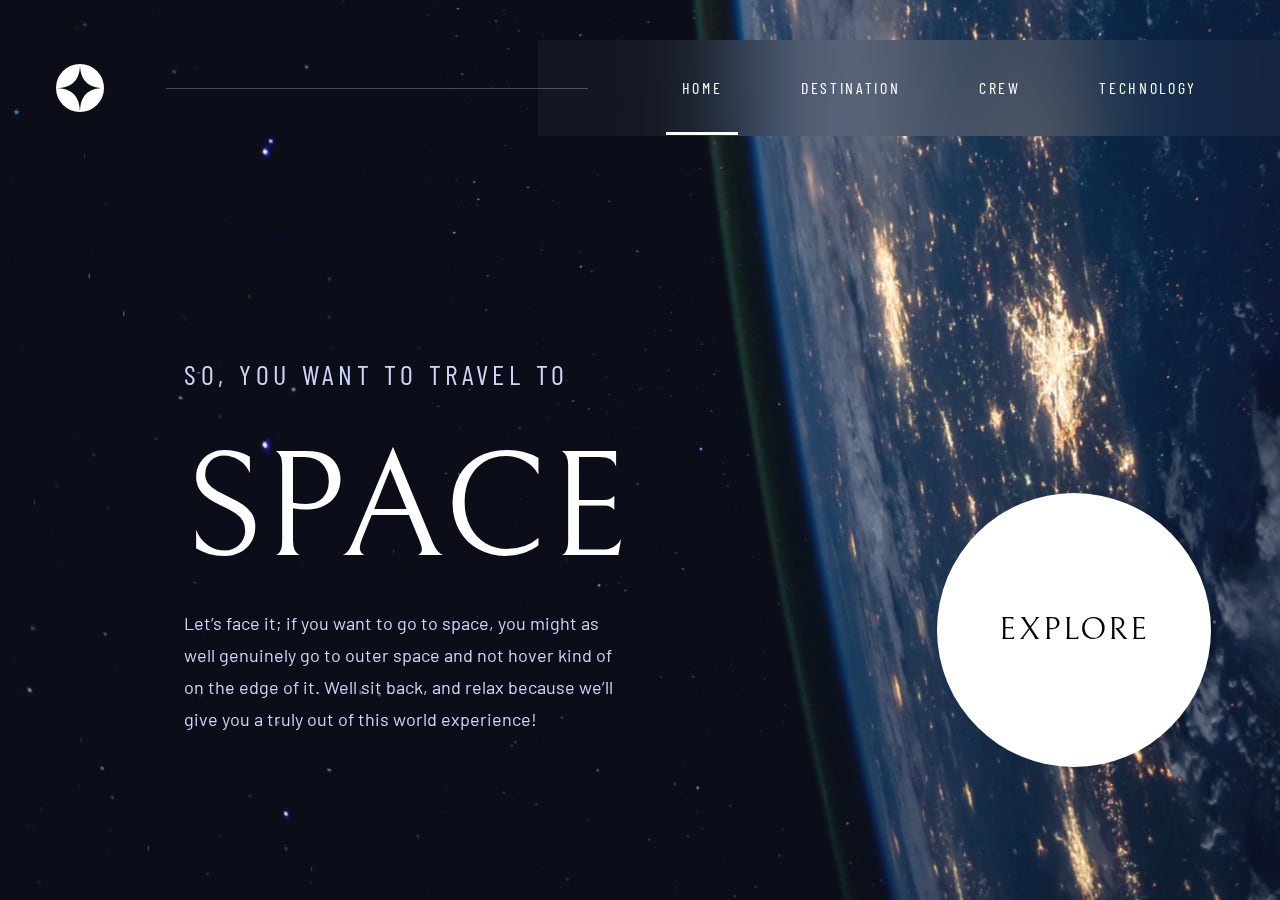
<file: index.html>
<!DOCTYPE html>
<html lang="en">

<head>
  <meta charset="UTF-8">
  <meta name="viewport" content="width=device-width, initial-scale=1.0">
  <meta name="robots" content="noindex">
  <link rel="icon" type="image/png" sizes="32x32" href="./assets/favicon-32x32.png">
  <title>Space website</title>
  <link rel="stylesheet" href="./css/style.css">
</head>

<body>
  <header class="header">
    <div class="burger-btn">
      <img src="./assets/shared/icon-hamburger.svg" alt="hamburger icon" class="open-btn">
      <img src="./assets/shared/icon-close.svg" alt="x icon" class="close-btn hide">
    </div>
    <nav class="nav">
      <ul class="nav__list">
        <li class="nav__item"><a href="index.html" class="nav__link nav__link--select">home</a></li>
        <li class="nav__item "><a href="destination.html" class="nav__link">destination</a></li>
        <li class="nav__item"><a href="crew.html" class="nav__link">crew</a></li>
        <li class="nav__item "><a href="technology.html" class="nav__link">technology</a></li>
      </ul>
    </nav>
    <a href="index.html" class="header__logo"><img src="./assets/shared/logo.svg" alt="company logo"
        class="header__logo"></a>
    <div class="header__box">
      <div class="header__heading">
        <p class="header__heading-small">So, you want to travel to</p>
        <h1 class=" header__heading-main">space</h1>
        <p class="header__text">Let’s face it; if you want to go to space, you might as well genuinely go to outer space
          and not hover kind of on the edge of it. Well sit back, and relax
          because we’ll give you a truly out of this world experience!</p>
      </div>
      <button class="header__explore" onclick="location.href='destination.html'" type="button">explore</button>
    </div>
  </header>
  <script type="module" src="./js/jscript.js"></script>
</body>

</html>
</file>
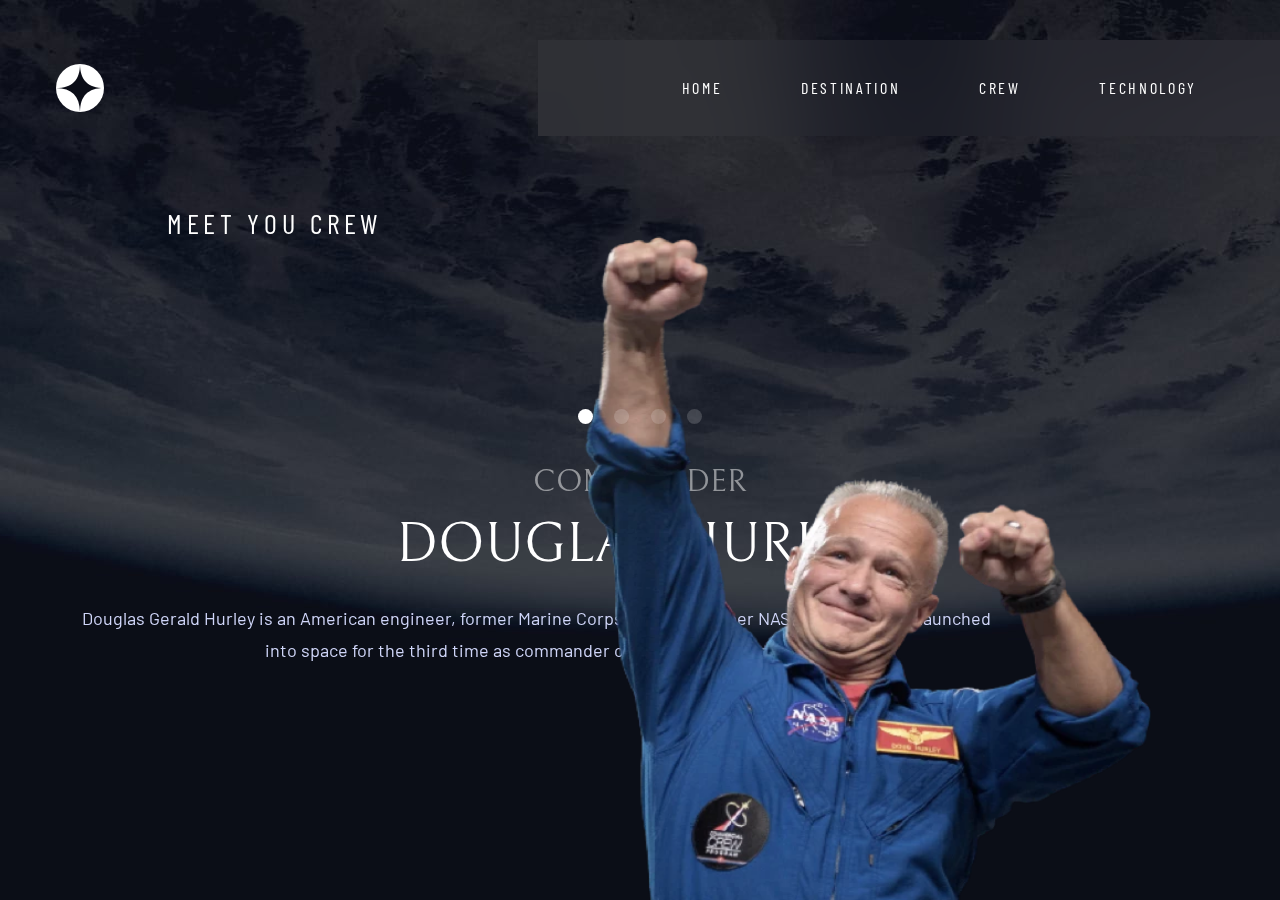
<file: crew-commander.html>
<!DOCTYPE html>
<html lang="en">

<head>
  <meta charset="UTF-8">
  <meta name="viewport" content="width=device-width, initial-scale=1.0">

  <link rel="icon" type="image/png" sizes="32x32" href="./assets/favicon-32x32.png">
  <title>Frontend Mentor | Space tourism website</title>
  <link rel="stylesheet" href="./css/style.css">
</head>

<body>
  <header class="header header__crew">
    <burger class="burger-btn">
      <img src="./assets/shared/icon-hamburger.svg" alt="" class="open-btn">
      <img src="./assets/shared/icon-close.svg" alt="" class="close-btn hide">
    </burger>
    <nav class="nav">
      <ul class="nav__list">
        <li class="nav__item"><a href="index.html" class="nav__link">home</a></li>
        <li class="nav__item"><a href="destination-moon.html" class="nav__link">destination</a></li>
        <li class="nav__item"><a href="crew-commander.html" class="nav__link">crew</a></li>
        <li class="nav__item"><a href="technology-vehicle.html" class="nav__link">technology</a></li>
      </ul>
    </nav>
    <img src="./assets/shared/logo.svg" alt="company logo" class="header__logo">
    <div class="header__crew-box">
      <p class="header__crew-title">meet you crew</p>
      <div class="header__crew-hero">
        <img src="./assets/crew/image-douglas-hurley.webp" alt="Commander photo" class="header__crew-img">
      </div>
      <div class="header__crew-btnbox">
        <button class="header__crew-btn header__crew-btn--active commander"></button>
        <button class="header__crew-btn  specialist"></button>
        <button class="header__crew-btn  pilot"></button>
        <button class="header__crew-btn  enginer"></button>
      </div>
      <div class="header__crew-info">
        <div class="header__crew-head">
          <p class="header__crew-job">Commander</p>
          <h5 class="header__crew-name">Douglas Hurley</h5>
        </div>
        <p class="header__crew-text">Douglas Gerald Hurley is an American engineer, former Marine Corps pilot and former
          NASA astronaut. He launched into space for the third time as commander of Crew Dragon Demo-2.</p>
      </div>

    </div>
  </header>
  <script src="./js/jscript.js"></script>
</body>

</html>
</file>
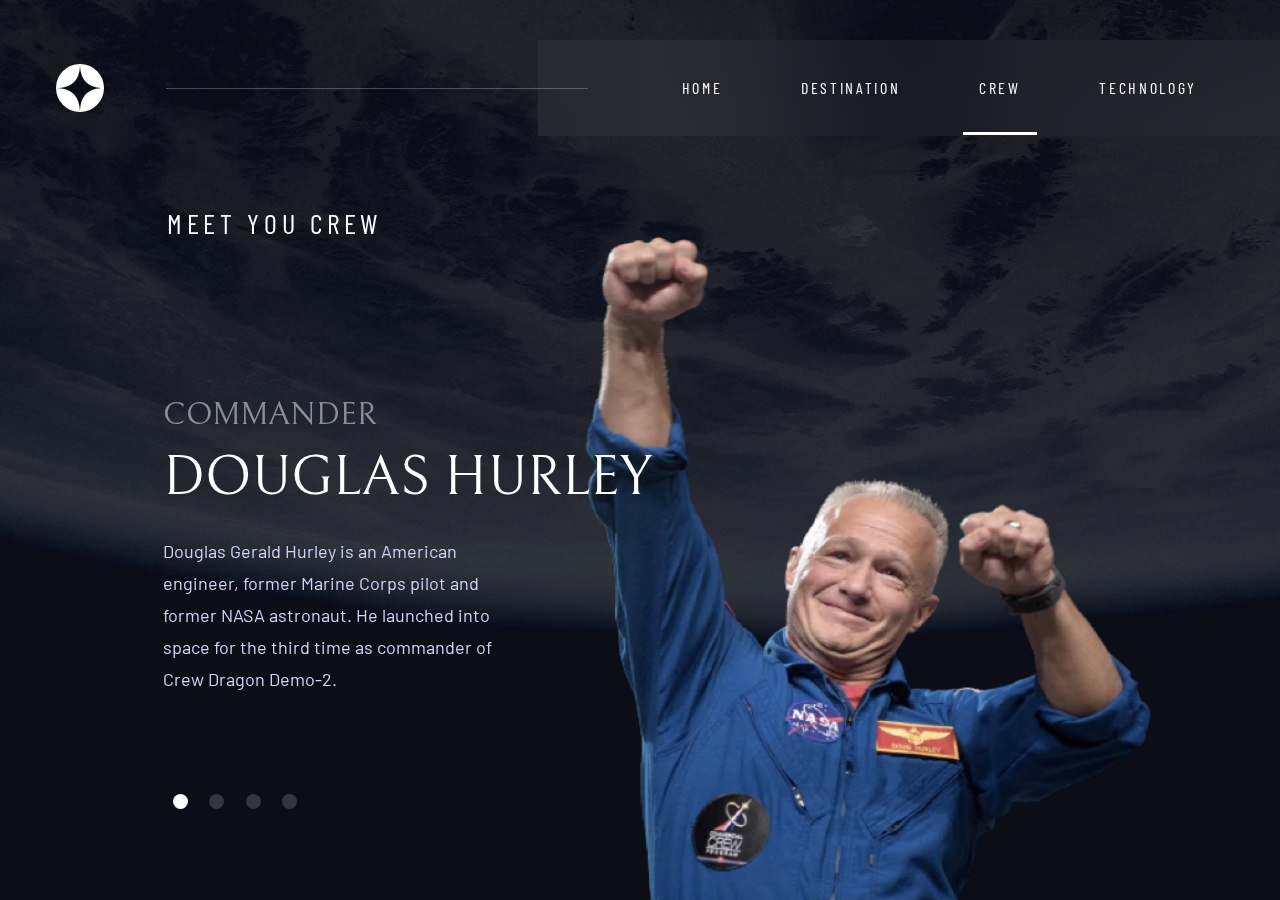
<file: crew.html>
<!DOCTYPE html>
<html lang="en">

<head>
  <meta charset="UTF-8">
  <meta name="viewport" content="width=device-width, initial-scale=1.0">
  <meta name="robots" content="noindex">
  <link rel="icon" type="image/png" sizes="32x32" href="./assets/favicon-32x32.png">
  <title>MaxProjects | Space tourism website</title>
  <link rel="stylesheet" href="./css/style.css">
</head>

<body>
  <header class="header header__crew">
    <div class="header__crew-shadow"></div>
    <div class="burger-btn">
      <img src="./assets/shared/icon-hamburger.svg" alt="" class="open-btn">
      <img src="./assets/shared/icon-close.svg" alt="" class="close-btn hide">
    </div>
    <nav class="nav">
      <ul class="nav__list">
        <li class="nav__item"><a href="index.html" class="nav__link">home</a></li>
        <li class="nav__item"><a href="destination.html" class="nav__link">destination</a></li>
        <li class="nav__item"><a href="crew.html" class="nav__link nav__link--select">crew</a></li>
        <li class="nav__item "><a href="technology.html" class="nav__link">technology</a></li>
      </ul>
    </nav>
    <a href="index.html" class="header__logo"><img src="./assets/shared/logo.svg" alt="company logo"
        class="header__logo"></a>
    <div class="header__crew-box">
      <h5 class="header__crew-title">meet you crew</h5>
      <div class="header__crew-tablet">
        <div class="header__crew-hero">
          <img src="./assets/crew/image-douglas-hurley.webp" alt="Commander photo" class="header__crew-img">
        </div>
        <div class="header__crew-desktop">
          <div class="header__crew-btnbox">
            <button class="header__crew-btn header__crew-btn--active"></button>
            <button class="header__crew-btn"></button>
            <button class="header__crew-btn"></button>
            <button class="header__crew-btn"></button>
          </div>
          <div class="header__crew-info">
            <div class="header__crew-head">
              <h4 class="header__crew-job">Commander</h4>
              <h3 class="header__crew-name">Douglas Hurley</h3>
            </div>
            <p class="header__crew-text">Douglas Gerald Hurley is an American engineer, former Marine Corps pilot and
              former
              NASA astronaut. He launched into space for the third time as commander of Crew Dragon Demo-2.</p>
          </div>
        </div>
      </div>
    </div>
  </header>
  <script type="module" src="./js/jscript.js"></script>
</body>

</html>
</file>
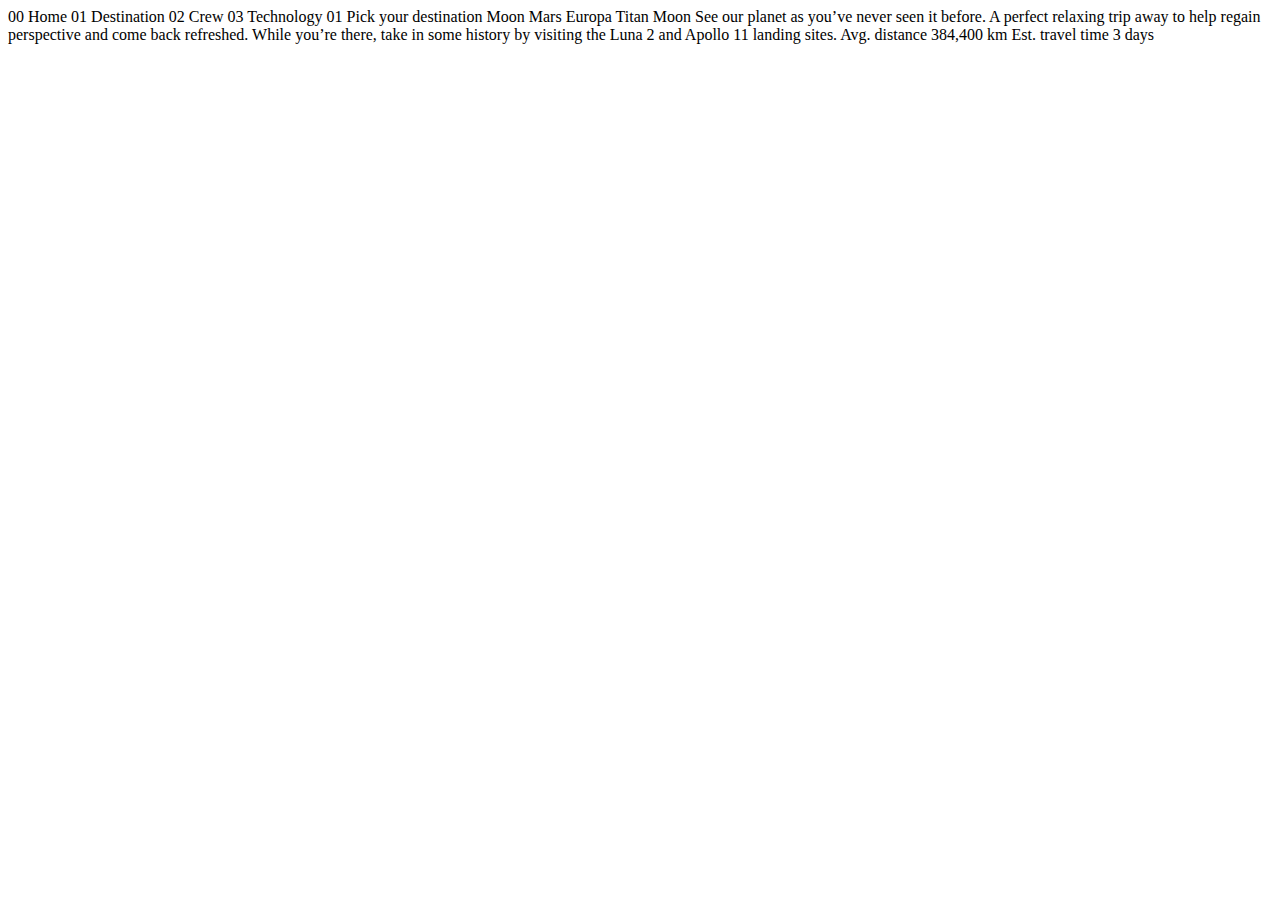
<file: destination-moon.html>
<!DOCTYPE html>
<html lang="en">
<head>
  <meta charset="UTF-8">
  <meta name="viewport" content="width=device-width, initial-scale=1.0">

  <link rel="icon" type="image/png" sizes="32x32" href="./assets/favicon-32x32.png">
  
  <title>Frontend Mentor | Space tourism website</title>
</head>
<body>

  00 Home
  01 Destination
  02 Crew
  03 Technology

  01 Pick your destination

  Moon
  Mars
  Europa
  Titan

  Moon

  See our planet as you’ve never seen it before. A perfect relaxing trip away to help 
  regain perspective and come back refreshed. While you’re there, take in some history 
  by visiting the Luna 2 and Apollo 11 landing sites.

  Avg. distance
  384,400 km

  Est. travel time
  3 days
</body>
</html>
</file>
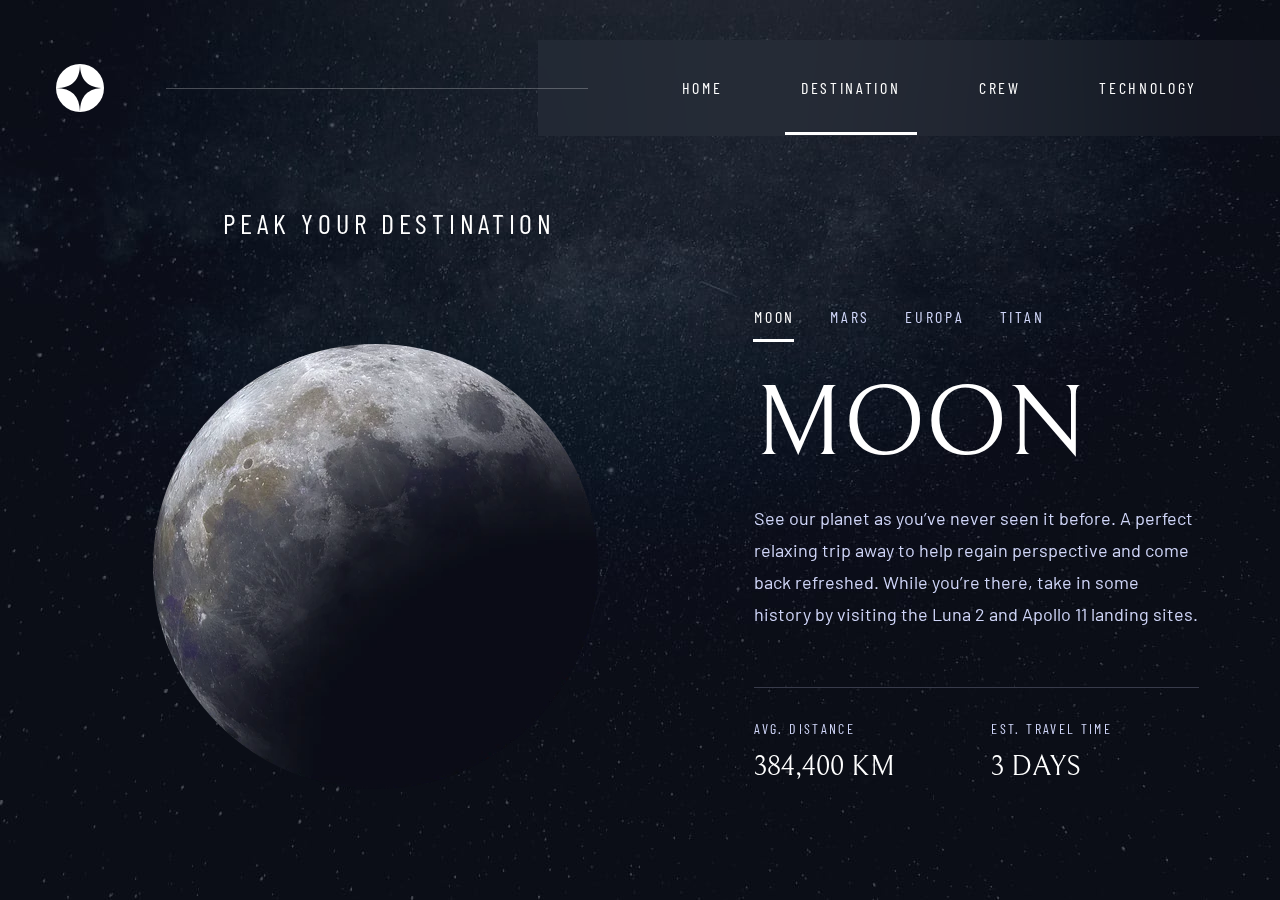
<file: destination.html>
<!DOCTYPE html>
<html lang="en">

<head>
  <meta charset="UTF-8">
  <meta name="viewport" content="width=device-width, initial-scale=1.0">
  <meta name="robots" content="noindex">
  <link rel="icon" type="image/png" sizes="32x32" href="./assets/favicon-32x32.png">
  <title>MaxProjects | Space tourism website</title>
  <link rel="stylesheet" href="./css/style.css">
</head>

<body>
  <header class="header header__dest">
    <div class="burger-btn">
      <img src="./assets/shared/icon-hamburger.svg" alt="" class="open-btn">
      <img src="./assets/shared/icon-close.svg" alt="" class="close-btn hide">
    </div>
    <nav class="nav">
      <ul class="nav__list">
        <li class="nav__item"><a href="index.html" class="nav__link">home</a></li>
        <li class="nav__item"><a href="destination.html" class="nav__link nav__link--select">destination</a></li>
        <li class="nav__item"><a href="crew.html" class="nav__link ">crew</a></li>
        <li class="nav__item "><a href="technology.html" class="nav__link">technology</a></li>
      </ul>
    </nav>
    <a href="index.html" class="header__logo"><img src="./assets/shared/logo.svg" alt="company logo"
        class="header__logo"></a>
    <div class="header__dest-box">
      <h5 class="header__crew-title header__dest-title">peak your destination</h5>
      <div class="header__dest-desktop">
        <img src="./assets/destination/image-moon.webp" alt="Commander photo" class="header__dest-img">
        <div class="header__dest-container">
          <div class="header__dest-btnbox">
            <button class="header__dest-btn header__dest-btn--active ">moon</button>
            <button class="header__dest-btn">mars</button>
            <button class="header__dest-btn">europa</button>
            <button class="header__dest-btn">titan</button>
          </div>
          <div class="header__dest-info">
            <h2 class="header__dest-name">moon</h2>
            <p class="header__dest-text">See our planet as you’ve never seen it before. A perfect relaxing trip away to
              help regain perspective and come back refreshed. While you’re there, take in some history by visiting the
              Luna 2 and Apollo 11 landing sites.</p>
            <div class="header__dest-underline"></div>

            <div class="header__dest-info-box">
              <div class="header__dest-distance">
                <p class="header__dest-info-box--text">avg. distance</p>
                <h5 class="header__dest-info-box--number distance">384,400 km</h5>
              </div>
              <div class="header__dest-time">
                <p class="header__dest-info-box--text">est. travel time</p>
                <h5 class="header__dest-info-box--number header__dest-travel">3 days</h5>
              </div>
            </div>
          </div>
        </div>
      </div>


    </div>
  </header>
  <script type="module" src="./js/jscript.js"></script>
</body>

</html>
</file>
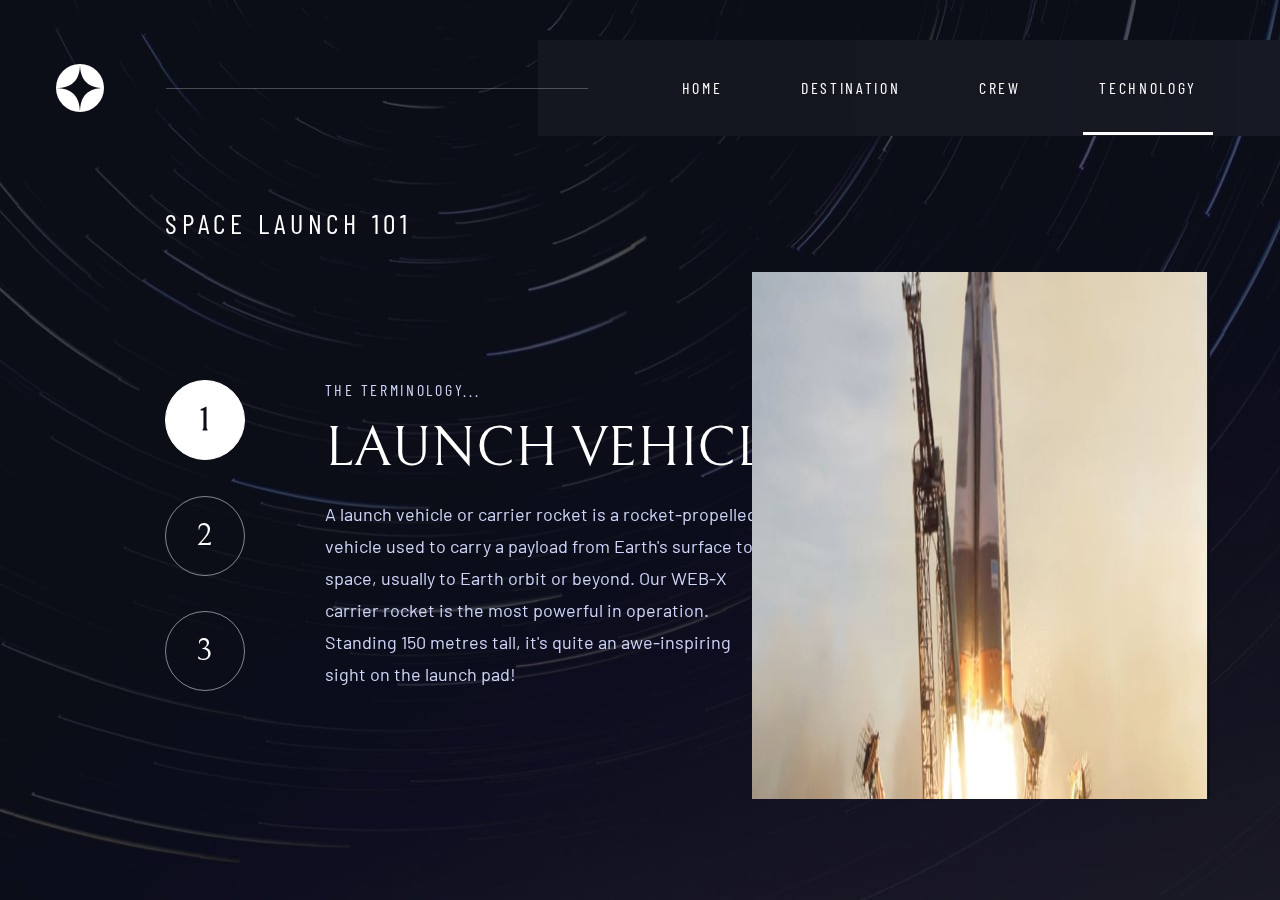
<file: technology.html>
<!DOCTYPE html>
<html lang="en">

<head>
  <meta charset="UTF-8">
  <meta name="viewport" content="width=device-width, initial-scale=1.0">
  <meta name="robots" content="noindex">
  <link rel="icon" type="image/png" sizes="32x32" href="./assets/favicon-32x32.png">
  <title>MaxProjects | Space tourism website</title>
  <link rel="stylesheet" href="./css/style.css">
</head>

<body>
  <header class="header header__crew header__tech">
    <div class="burger-btn">
      <img src="./assets/shared/icon-hamburger.svg" alt="" class="open-btn">
      <img src="./assets/shared/icon-close.svg" alt="" class="close-btn hide">
    </div>
    <nav class="nav">
      <ul class="nav__list">
        <li class="nav__item"><a href="index.html" class="nav__link">home</a></li>
        <li class="nav__item"><a href="destination.html" class="nav__link">destination</a></li>
        <li class="nav__item"><a href="crew.html" class="nav__link ">crew</a></li>
        <li class="nav__item"><a href="technology.html" class="nav__link nav__link--select">technology</a></li>
      </ul>
    </nav>
    <a href="index.html" class="header__logo"><img src="./assets/shared/logo.svg" alt="company logo"
        class="header__logo"></a>
    <div class="header__tech-box">
      <h5 class="header__crew-title header__tech-title">Space launch 101</h5>
      <img src="./assets/technology/image-launch-vehicle-landscape.jpg" alt="Commander photo" class="header__tech-img">
      <div class="header__tech-desktop">
        <div class="header__tech-btnbox">
          <button class="header__tech-btn header__tech-btn--active ">1</button>
          <button class="header__tech-btn">2</button>
          <button class="header__tech-btn">3</button>
        </div>
        <div class="header__tech-info">
          <div class="header__tech-head">
            <p class="header__tech-term">The terminology...</p>
            <h3 class="header__tech-name">Launch vehicle</h3>
          </div>
          <p class="header__tech-text">A launch vehicle or carrier rocket is a rocket-propelled vehicle used to carry a
            payload from Earth's surface to space, usually to Earth orbit or beyond. Our WEB-X carrier rocket is the
            most powerful in operation. Standing 150 metres tall, it's quite an awe-inspiring sight on the launch pad!
          </p>
        </div>
      </div>

    </div>
  </header>
  <script type="module" src="./js/jscript.js"></script>
</body>

</html>
</file>
<file: css/style.css>
@import url("https://fonts.googleapis.com/css2?family=Barlow&family=Barlow+Condensed&family=Bellefair&display=swap");
*,
*::after,
*::before {
  box-sizing: border-box;
  margin: 0;
  padding: 0;
}

html,
body {
  height: 100%;
}

html {
  font-size: 62.5%;
  scroll-behavior: smooth;
}

a {
  text-decoration: none;
}

img {
  height: auto;
}

input,
button,
textarea,
select {
  font-family: inherit;
}

button {
  border: none;
  cursor: pointer;
}

textarea {
  resize: vertical;
}

table {
  border-collapse: collapse;
  border-spacing: 0;
}

body {
  font-family: "Barlow Condensed", sans-serif;
  font-size: 1.6rem;
}

.burger-btn {
  position: fixed;
  top: 0;
  right: 0;
  padding: 1.6em;
  z-index: 10;
  transition: transform 0.3s;
  cursor: pointer;
}
.burger-btn:hover {
  transform: scale(1.15);
}

.hide {
  display: none;
}

.header {
  position: relative;
  display: flex;
  flex-direction: column;
  align-items: center;
  min-height: 100vh;
  background-image: url(../assets/home/background-home-mobile.jpg);
  background-position: center;
  background-repeat: no-repeat;
  background-size: cover;
  filter: brightness(0.85);
  overflow-x: hidden;
}
.header .nav {
  position: fixed;
  top: 0;
  right: 0;
  height: 100vh;
  width: 69%;
  transform: translateX(100%);
  -webkit-backdrop-filter: blur(50px) drop-shadow(30px 10px 4px rgb(64, 64, 68));
          backdrop-filter: blur(50px) drop-shadow(30px 10px 4px rgb(64, 64, 68));
  transition: transform 0.5s;
  z-index: 5;
}
.header .nav--active {
  transform: translateX(0);
}
.header .nav__list {
  list-style: none;
  text-transform: uppercase;
  margin-top: 5em;
}
.header .nav__item {
  padding: 1em 3em;
}
.header .nav__link {
  position: relative;
  font-size: 2rem;
  text-decoration: none;
  letter-spacing: 2.7px;
  color: rgb(255, 255, 255);
  transition: width 1s;
}
.header .nav__link--select {
  position: relative;
}
.header .nav__link--select::before {
  content: "";
  position: absolute;
  bottom: -0.3em;
  right: 0;
  height: 2px;
  width: 100%;
  background-color: rgb(255, 255, 255);
}
.header__logo {
  position: fixed;
  top: 1.3em;
  left: 1.3em;
  width: 40px;
  height: 40px;
  z-index: 20;
}
.header__box {
  position: relative;
  padding: 7em 1.5em 1em;
  text-align: center;
  color: rgb(255, 255, 255);
  z-index: 2;
}
.header__heading-small {
  text-transform: uppercase;
  letter-spacing: 2.7px;
  color: rgb(208, 214, 249);
}
.header__heading-main {
  padding: 0.2em 0;
  font-family: "Bellefair", serif;
  font-size: 8rem;
  color: rgb(255, 255, 255);
  text-transform: uppercase;
  line-height: 100px;
  font-weight: normal;
}
.header__text {
  font-family: "Barlow", sans-serif;
  font-weight: normal;
  font-size: 1.5rem;
  line-height: 25px;
  color: rgb(208, 214, 249);
}
.header__explore {
  position: relative;
  margin-top: 4em;
  width: 150px;
  height: 150px;
  border: solid 1px transparent;
  border-radius: 50%;
  text-align: center;
  font-family: "Bellefair", serif;
  font-weight: normal;
  font-size: 2rem;
  text-transform: uppercase;
  letter-spacing: 1.25px;
  background-color: rgb(255, 255, 255);
  z-index: 2;
}
.header__crew {
  position: relative;
  background-image: url(../assets/crew/background-crew-mobile.jpg);
  filter: brightness(1);
}
.header__crew-shadow {
  position: absolute;
  top: 0;
  left: 0;
  width: 100%;
  height: 100%;
  background-color: rgba(11, 13, 23, 0.7);
  z-index: 0;
}
.header__crew-box {
  position: relative;
  display: flex;
  flex-direction: column;
  align-items: center;
  padding: 2em 1.5em;
  text-align: center;
  color: rgb(255, 255, 255);
  z-index: 2;
}
.header__crew-title {
  margin-top: 3em;
  margin-bottom: 2em;
  text-transform: uppercase;
  letter-spacing: 2.7px;
  font-size: 1.6rem;
  font-weight: normal;
}
.header__crew-hero {
  min-height: 222px;
  width: 100%;
  border-bottom: 1px solid #383b4b;
  margin-bottom: 2em;
}
.header__crew-img {
  width: 100%;
  min-height: 222px;
  max-width: 178px;
  max-height: 222px;
  margin-bottom: -0.2em;
}
.header__crew-btnbox {
  margin-bottom: 1em;
}
.header__crew-btn {
  height: 10px;
  width: 10px;
  border-radius: 50%;
  margin: 0 0.5em;
  background-color: rgba(255, 255, 255, 0.17);
}
.header__crew-btn--active {
  background-color: rgb(255, 255, 255);
}
.header__crew-head {
  text-transform: uppercase;
  font-family: "Bellefair", serif;
}
.header__crew-job {
  margin-top: 1em;
  color: rgba(255, 255, 255, 0.495);
  font-size: 1.6rem;
  font-weight: normal;
}
.header__crew-name {
  padding: 0.5em 0 1em;
  font-size: 2.4rem;
  font-weight: normal;
}
.header__crew-text {
  font-family: "Barlow", sans-serif;
  font-size: 1.5rem;
  line-height: 25px;
  color: rgb(208, 214, 249);
  font-weight: normal;
}
.header__tech {
  background-image: url("../assets/technology/background-technology-mobile.jpg");
}
.header__tech-box {
  position: relative;
  display: flex;
  flex-direction: column;
  align-items: center;
  padding: 2em 0em;
  text-align: center;
  color: rgb(255, 255, 255);
}
.header__tech-img {
  height: auto;
  min-height: 170px;
  width: 100%;
  margin-bottom: 2em;
}
.header__tech-title {
  color: rgb(255, 255, 255);
}
.header__tech-btnbox {
  margin-bottom: 2em;
}
.header__tech-btn {
  width: 40px;
  height: 40px;
  border: 1px solid rgba(255, 255, 255, 0.5);
  border-radius: 50%;
  background: none;
  color: rgb(255, 255, 255);
  font-family: "Bellefair", serif;
  font-size: 1.6rem;
}
.header__tech-btn--active {
  color: rgb(11, 13, 23);
  background: rgb(255, 255, 255);
  font-weight: bold;
  border: 1px solid rgb(255, 255, 255);
}
.header__tech-btn:nth-child(2) {
  margin: 0 1.2em;
}
.header__tech-info {
  padding: 0 1.5em;
}
.header__tech-head {
  text-transform: uppercase;
}
.header__tech-term {
  font-family: "Barlow Condensed", sans-serif;
  color: rgb(208, 214, 249);
  letter-spacing: 2.36px;
}
.header__tech-name {
  padding: 0.5em 0 1em;
  font-size: 2.4rem;
  font-weight: normal;
  font-family: "Bellefair", serif;
}
.header__tech-text {
  font-family: "Barlow", sans-serif;
  font-size: 1.5rem;
  line-height: 25px;
  color: rgb(208, 214, 249);
  font-weight: normal;
}
.header__dest {
  position: relative;
  background-image: url(../assets/destination/background-destination-mobile.jpg);
  filter: brightness(1);
}
.header__dest-box {
  position: relative;
  display: flex;
  flex-direction: column;
  align-items: center;
  padding: 2em 1.5em;
  text-align: center;
  color: rgb(255, 255, 255);
}
.header__dest-img {
  width: 100%;
  max-width: 170px;
  max-height: 170px;
  margin-bottom: 2em;
  animation: planetRotate 200s linear 1s infinite;
}
.header__dest-btnbox {
  display: flex;
  justify-content: center;
  align-items: center;
  margin-bottom: 1.5em;
  display: flex;
  gap: 1.5em;
}
.header__dest-btn {
  position: relative;
  border: none;
  background: none;
  color: rgb(208, 214, 249);
  text-align: center;
  font-family: "Barlow Condensed", sans-serif;
  font-size: 1.4rem;
  text-transform: uppercase;
  letter-spacing: 2.36px;
  z-index: 1;
}
.header__dest-btn--active {
  position: relative;
  color: rgb(255, 255, 255);
}
.header__dest-btn--active::before {
  content: "";
  position: absolute;
  bottom: -1em;
  left: -1px;
  height: 3px;
  width: 100%;
  background-color: rgb(255, 255, 255);
}
.header__dest-name {
  padding: 0.2em 0;
  font-family: "Bellefair", serif;
  font-size: 5.6rem;
  text-transform: uppercase;
  font-weight: normal;
  color: rgb(255, 255, 255);
}
.header__dest-text {
  font-family: "Barlow", sans-serif;
  font-size: 1.5rem;
  line-height: 25px;
  color: rgb(208, 214, 249);
  font-weight: normal;
}
.header__dest-underline {
  margin: 2.5em 0;
  width: 100%;
  height: 1px;
  background-color: rgb(56, 59, 75);
}
.header__dest-info-box {
  text-transform: uppercase;
  display: flex;
  flex-direction: column;
  gap: 2.5em;
}
.header__dest-info-box--text {
  font-family: "Barlow Condensed", sans-serif;
  letter-spacing: 2.36px;
  font-size: 1.4rem;
  color: rgb(208, 214, 249);
}
.header__dest-info-box--number {
  padding: 0.5em 0 0;
  font-family: "Bellefair", serif;
  font-size: 2.8rem;
  font-weight: normal;
  color: rgb(255, 255, 255);
}
.header__dest-travel {
  padding-bottom: 1.5em;
}

@media (min-width: 768px) {
  .burger-btn {
    display: none;
  }
  .header {
    background-image: url(../assets/home/background-home-tablet.jpg);
  }
  .header .nav {
    display: flex;
    align-items: center;
    height: 6em;
    width: 55%;
    transform: translateX(0);
    overflow: hidden;
    background-color: rgba(255, 255, 255, 0.04);
  }
  .header .nav__list {
    width: 100%;
    display: flex;
    flex-direction: row;
    justify-content: space-evenly;
    margin-top: 0;
    margin-bottom: 0.6em;
  }
  .header .nav__item {
    padding: 0.5em 0;
  }
  .header .nav__link {
    padding: 1em 0;
    font-size: 1.4rem;
    letter-spacing: 2.36px;
  }
  .header .nav__link--select::before {
    bottom: -30px;
    height: 3px;
  }
  .header__logo {
    left: 2.5em;
    width: 48px;
    height: 48px;
  }
  .header__box {
    padding: 12em 10.5em 1em;
  }
  .header__heading-small {
    font-size: 2rem;
    letter-spacing: 3.4px;
  }
  .header__heading-main {
    font-size: 15rem;
    line-height: 150px;
  }
  .header__text {
    font-size: 1.6rem;
    line-height: 28px;
  }
  .header__explore {
    margin-bottom: 2em;
    width: 242px;
    height: 242px;
    font-size: 3.2rem;
    letter-spacing: 2px;
  }
  .header__crew {
    max-height: 1024px;
    background-image: url(../assets/crew/background-crew-tablet.jpg);
    overflow-y: hidden;
  }
  .header__crew-shadow {
    background-color: rgba(11, 13, 23, 0.25);
  }
  .header__crew-box {
    padding: 2em 5em 0;
    text-align: center;
    color: rgb(255, 255, 255);
    z-index: 2;
  }
  .header__crew-title {
    margin-top: 5em;
    width: 100%;
    text-align: left;
    letter-spacing: 3.4px;
    font-size: 2rem;
  }
  .header__crew-tablet {
    display: flex;
    flex-direction: column-reverse;
  }
  .header__crew-hero {
    position: relative;
    height: auto;
    min-height: 572px;
    border-bottom: none;
    margin-bottom: 0;
    overflow-y: hidden;
  }
  .header__crew-img {
    position: fixed;
    bottom: -3em;
    left: 50%;
    transform: translateX(-50%);
    min-height: 572px;
    max-width: 457px;
    max-height: 572px;
  }
  .header__crew-btnbox {
    margin-bottom: 2em;
    margin-top: 1em;
  }
  .header__crew-head {
    margin-top: 1.3em;
  }
  .header__crew-job {
    font-size: 2.4rem;
  }
  .header__crew-name {
    padding: 0.3em 0;
    font-size: 4rem;
  }
  .header__crew-text {
    padding: 0 4.3em 1em;
    font-size: 1.6rem;
    line-height: 28px;
  }
  .header__tech {
    background-image: url(../assets/technology/background-technology-tablet.jpg);
  }
  .header__tech-title {
    margin-left: 8em;
  }
  .header__tech-img {
    height: auto;
    min-height: 310px;
    width: 100%;
    margin-top: 1.5em;
    margin-bottom: 3.5em;
  }
  .header__tech-btnbox {
    margin-bottom: 2.5em;
  }
  .header__tech-btn {
    width: 58px;
    height: 58px;
    font-size: 2.4rem;
  }
  .header__tech-info {
    padding: 0 10.3em;
  }
  .header__tech-term {
    letter-spacing: 2.7px;
  }
  .header__tech-name {
    padding: 0.5em 0;
    font-size: 4rem;
  }
  .header__tech-text {
    font-size: 1.6rem;
    line-height: 28px;
  }
  .header__dest {
    background-image: url(../assets/destination/background-destination-tablet.jpg);
  }
  .header__dest-box {
    padding: 2em 5em;
  }
  .header__dest-img {
    width: 100%;
    max-width: 300px;
    max-height: 300px;
    margin-bottom: 3em;
    margin-top: 1.5em;
    animation-duration: 280s;
  }
  .header__dest-btnbox {
    margin-bottom: 1.5em;
    gap: 2em;
  }
  .header__dest-btn {
    font-size: 1.6rem;
    letter-spacing: 2.7px;
  }
  .header__dest-name {
    padding: 0.2em 0;
    font-size: 8rem;
  }
  .header__dest-text {
    padding: 0 1em;
    font-size: 1.6rem;
    line-height: 28px;
  }
  .header__dest-underline {
    margin: 3.2em 0 1.5em;
  }
  .header__dest-info-box {
    flex-direction: row;
    justify-content: space-evenly;
    gap: 0;
  }
  .header__dest-travel {
    padding-bottom: 1em;
  }
}
@media (min-width: 1200px) {
  .header {
    background-image: url(../assets/home/background-home-desktop.jpg);
    filter: brightness(1);
  }
  .header .nav {
    top: 40px;
    width: 58%;
  }
  .header .nav__list {
    justify-content: start;
    margin-left: 8em;
    margin-bottom: 0;
  }
  .header .nav__item {
    display: flex;
    justify-content: center;
    align-items: center;
  }
  .header .nav__link {
    margin-right: 2.9em;
    padding-right: 1em;
    padding-left: 1em;
    font-size: 1.6rem;
    letter-spacing: 2.7px;
    line-height: 16px;
  }
  .header .nav__link::after {
    content: "";
    position: absolute;
    bottom: -23px;
    left: -1px;
    height: 3px;
    width: 0;
    background-color: rgba(255, 255, 255, 0.5);
    transition: width 0.3s;
  }
  .header .nav__link:hover::after {
    width: 100%;
  }
  .header .nav__link--select {
    position: relative;
  }
  .header .nav__link--select::before {
    content: "";
    position: absolute;
    bottom: -23px;
    left: 0;
    height: 3px;
  }
  .header__logo {
    top: 4em;
    left: 3.5em;
    width: 48px;
    height: 48px;
  }
  .header__logo::after {
    content: "";
    position: absolute;
    left: 110px;
    top: 24px;
    width: 33vw;
    height: 1px;
    background-color: rgba(255, 255, 255, 0.25);
    cursor: default;
  }
  .header__box {
    display: flex;
    flex-direction: row;
    justify-content: space-evenly;
    gap: 5em;
    max-width: 1200px;
    margin: 0 auto;
    width: 100%;
    padding: 12em 4em 1em;
  }
  .header__heading {
    padding: 10.3em 11.5em 0 5em;
    text-align: left;
  }
  .header__heading-small {
    font-size: 2.8rem;
    letter-spacing: 4.72px;
  }
  .header__heading-main {
    margin: 0.1em 0 0;
    font-size: 15rem;
    line-height: 150px;
  }
  .header__text {
    margin-top: -0.5em;
    font-size: 1.8rem;
    line-height: 32px;
  }
  .header__explore {
    margin: 9.4em 0 3.5em 1.4em;
    min-width: 274px;
    min-height: 274px;
    font-size: 3.2rem;
    letter-spacing: 2px;
    animation: fly 3s linear;
  }
  .header__explore::before {
    content: "";
    position: absolute;
    top: 50%;
    left: 50%;
    transform: translate(-50%, -50%);
    width: 0px;
    height: 0px;
    background-color: rgba(255, 255, 255, 0.1);
    border-radius: 50%;
    transition: width 0.5s, height 0.5s;
    z-index: -1;
  }
  .header__explore:hover::before {
    height: 450px;
    width: 450px;
  }
  .header__crew {
    min-height: 900px;
    height: 100vh;
    max-height: 100vh;
    background-image: url(../assets/crew/background-crew-desktop.jpg);
    align-items: start;
  }
  .header__crew-title {
    padding-left: 3.1em;
    margin-top: 6.2em;
    letter-spacing: 4.72px;
    font-size: 2.8rem;
  }
  .header__crew-tablet {
    flex-direction: row-reverse;
    max-width: 50vw;
  }
  .header__crew-hero {
    position: fixed;
    bottom: 0;
    left: -10%;
    max-height: 712px;
    z-index: 0;
  }
  .header__crew-img {
    position: relative;
    height: auto;
    max-width: 568px;
    max-height: 712px;
    height: auto;
    width: 100%;
  }
  .header__crew-desktop {
    display: flex;
    flex-direction: column-reverse;
    justify-content: start;
    padding: 4em 0 0 5.2em;
    text-align: left;
    z-index: 1;
  }
  .header__crew-btnbox {
    margin-bottom: 0em;
    margin-top: 7em;
  }
  .header__crew-btn {
    position: relative;
    width: 15px;
    height: 15px;
    margin: 0 0.7em;
    transition: background-color 0.2s;
  }
  .header__crew-btn:hover {
    background-color: rgba(255, 255, 255, 0.5);
  }
  .header__crew-head {
    margin-top: 2.3em;
  }
  .header__crew-job {
    font-size: 3.2rem;
  }
  .header__crew-name {
    padding: 0.2em 0;
    font-size: 5.6rem;
  }
  .header__crew-text {
    display: block;
    padding: 0.8em 11.5em 2em 0;
    height: 160px;
    font-size: 1.8rem;
    line-height: 32px;
  }
  .header__tech {
    background-image: url(../assets/technology/background-technology-desktop.jpg);
  }
  .header__tech-title {
    margin-left: 2.8em;
  }
  .header__tech-img {
    position: fixed;
    top: 272px;
    right: 70px;
    height: 58.58%;
    max-width: 35.75%;
    margin: 0;
  }
  .header__tech-box {
    align-items: start;
  }
  .header__tech-desktop {
    display: flex;
    flex-direction: row;
    padding: 5.3em 0 0 10.3em;
  }
  .header__tech-btnbox {
    display: flex;
    flex-direction: column;
    margin-bottom: 0;
    margin-right: 5em;
  }
  .header__tech-btn {
    width: 80px;
    height: 80px;
    font-size: 3.2rem;
    transition: border 0.3s;
  }
  .header__tech-btn:nth-child(2) {
    margin: 1.1em 0;
  }
  .header__tech-btn:hover {
    border: 1px solid rgb(255, 255, 255);
  }
  .header__tech-info {
    width: 470px;
    text-align: left;
    padding: 0em;
  }
  .header__tech-name {
    font-size: 5.6rem;
    padding: 0.3em 0;
  }
  .header__tech-text {
    padding-right: 1.5em;
    font-size: 1.8rem;
    line-height: 32px;
    animation-duration: 2s;
    animation-delay: 0.3s;
    animation-timing-function: linear;
  }
  .header__dest {
    min-height: 900px;
    height: 100vh;
    background-image: url(../assets/destination/background-destination-desktop.jpg);
    align-items: start;
  }
  .header__dest-box {
    width: 100%;
    max-width: 1440px;
    margin: 0 auto;
  }
  .header__dest-title {
    margin-left: 4em;
  }
  .header__dest-desktop {
    display: flex;
    gap: 5em;
  }
  .header__dest-container {
    margin-top: 0.7em;
    width: 445px;
    height: 472px;
    text-align: left;
  }
  .header__dest-img {
    position: relative;
    max-width: 445px;
    max-height: 445px;
    margin: 3em 4.8em 0 4.5em;
    animation-duration: 350s;
  }
  .header__dest-btnbox {
    justify-content: start;
    margin-bottom: 1.3em;
    gap: 2.2em;
  }
  .header__dest-btn::after {
    content: "";
    position: absolute;
    bottom: -1em;
    left: -1px;
    height: 3px;
    width: 0;
    background-color: rgba(255, 255, 255, 0.5);
    transition: width 0.3s;
  }
  .header__dest-btn:hover::after {
    width: 100%;
  }
  .header__dest-name {
    font-size: 10rem;
  }
  .header__dest-text {
    padding: 0;
    font-size: 1.8rem;
    line-height: 32px;
  }
  .header__dest-underline {
    margin: 3.6em 0 2em 0;
  }
  .header__dest-info-box {
    justify-content: start;
    gap: 6em;
  }
}
@keyframes planetRotate {
  from {
    transform: rotate(0);
  }
  to {
    transform: rotate(360deg);
  }
}
@keyframes fly {
  0% {
    transform: translate(-240%, -160%) scale(0);
    opacity: "0";
  }
  100% {
    transform: translate(0) scale(1);
    opacity: 1;
  }
}
/* ----------------------------------------------
 * Generated by Animista on 2023-6-18 18:18:27
 * Licensed under FreeBSD License.
 * See http://animista.net/license for more info. 
 * w: http://animista.net, t: @cssanimista
 * ---------------------------------------------- */
/**
 * ----------------------------------------
 * animation kenburns-bottom
 * ----------------------------------------
 */
@keyframes kenburns-bottom {
  0% {
    transform: scale(1) translateY(0);
    transform-origin: 50% 84%;
  }
  100% {
    transform: scale(1.25) translateY(15px);
    transform-origin: bottom;
  }
}/*# sourceMappingURL=style.css.map */
</file>
